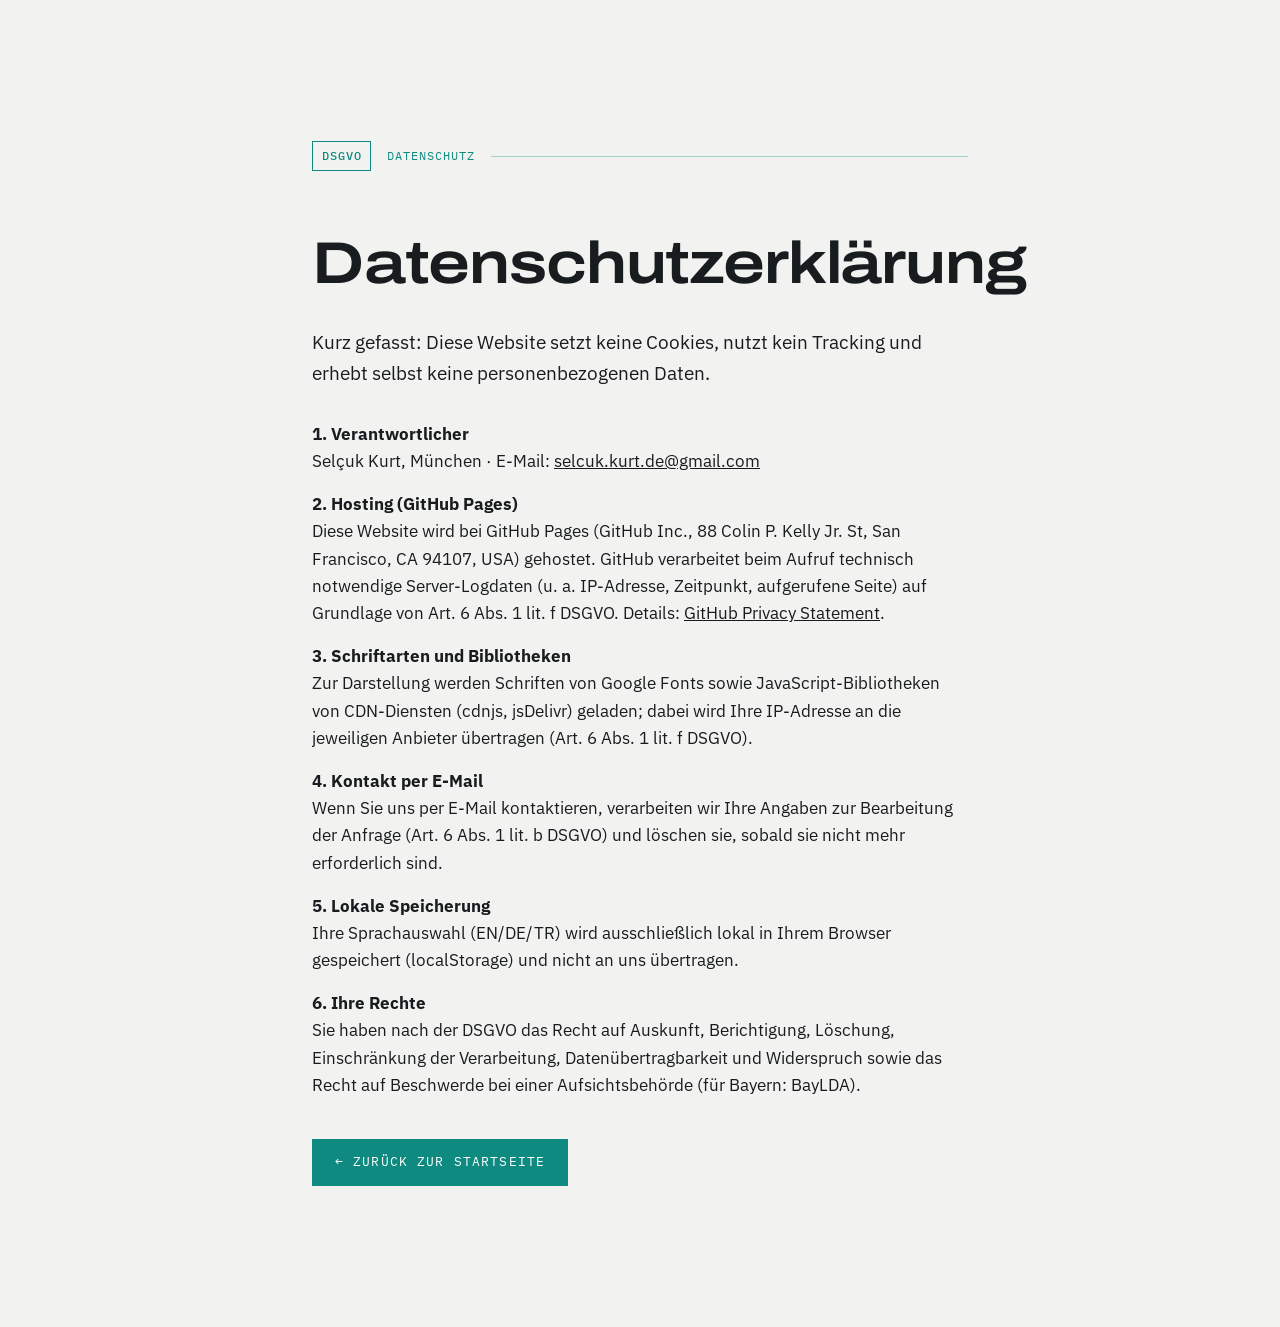
<file: datenschutz.html>
<!DOCTYPE html>
<html lang="de">
<head>
<meta charset="UTF-8">
<meta name="viewport" content="width=device-width, initial-scale=1.0">
<title>Datenschutzerklärung — Turquoise AI</title>
<meta name="robots" content="noindex">
<link href="https://fonts.googleapis.com/css2?family=Archivo:wdth,wght@62..125,100..900&family=IBM+Plex+Mono:wght@400;500&family=IBM+Plex+Sans:wght@400;500;600&display=swap" rel="stylesheet">
<link rel="stylesheet" href="styles.css">
</head>
<body style="background:var(--papier)">
<main class="band band--paper">
  <div class="shell" style="max-width:760px">
    <div class="register">
      <span class="register-glyph mono">DSGVO</span>
      <span class="register-label mono">Datenschutz</span>
      <span class="register-rule"></span>
    </div>
    <h1 class="display h2">Datenschutzerklärung</h1>
    <p class="lede" style="margin-bottom:2rem">Kurz gefasst: Diese Website setzt keine Cookies, nutzt kein Tracking und erhebt selbst keine personenbezogenen Daten.</p>
    <p><strong>1. Verantwortlicher</strong><br>Selçuk Kurt, München · E-Mail: <a href="mailto:selcuk.kurt.de@gmail.com">selcuk.kurt.de@gmail.com</a></p>
    <p style="margin-top:1rem"><strong>2. Hosting (GitHub Pages)</strong><br>Diese Website wird bei GitHub Pages (GitHub Inc., 88 Colin P. Kelly Jr. St, San Francisco, CA 94107, USA) gehostet. GitHub verarbeitet beim Aufruf technisch notwendige Server-Logdaten (u.&nbsp;a. IP-Adresse, Zeitpunkt, aufgerufene Seite) auf Grundlage von Art.&nbsp;6 Abs.&nbsp;1 lit.&nbsp;f DSGVO. Details: <a href="https://docs.github.com/site-policy/privacy-policies/github-privacy-statement">GitHub Privacy Statement</a>.</p>
    <p style="margin-top:1rem"><strong>3. Schriftarten und Bibliotheken</strong><br>Zur Darstellung werden Schriften von Google Fonts sowie JavaScript-Bibliotheken von CDN-Diensten (cdnjs, jsDelivr) geladen; dabei wird Ihre IP-Adresse an die jeweiligen Anbieter übertragen (Art.&nbsp;6 Abs.&nbsp;1 lit.&nbsp;f DSGVO).</p>
    <p style="margin-top:1rem"><strong>4. Kontakt per E-Mail</strong><br>Wenn Sie uns per E-Mail kontaktieren, verarbeiten wir Ihre Angaben zur Bearbeitung der Anfrage (Art.&nbsp;6 Abs.&nbsp;1 lit.&nbsp;b DSGVO) und löschen sie, sobald sie nicht mehr erforderlich sind.</p>
    <p style="margin-top:1rem"><strong>5. Lokale Speicherung</strong><br>Ihre Sprachauswahl (EN/DE/TR) wird ausschließlich lokal in Ihrem Browser gespeichert (localStorage) und nicht an uns übertragen.</p>
    <p style="margin-top:1rem"><strong>6. Ihre Rechte</strong><br>Sie haben nach der DSGVO das Recht auf Auskunft, Berichtigung, Löschung, Einschränkung der Verarbeitung, Datenübertragbarkeit und Widerspruch sowie das Recht auf Beschwerde bei einer Aufsichtsbehörde (für Bayern: BayLDA).</p>
    <p style="margin-top:2.5rem"><a class="btn btn--seal" href="index.html">← Zurück zur Startseite</a></p>
  </div>
</main>
</body>
</html>
</file>
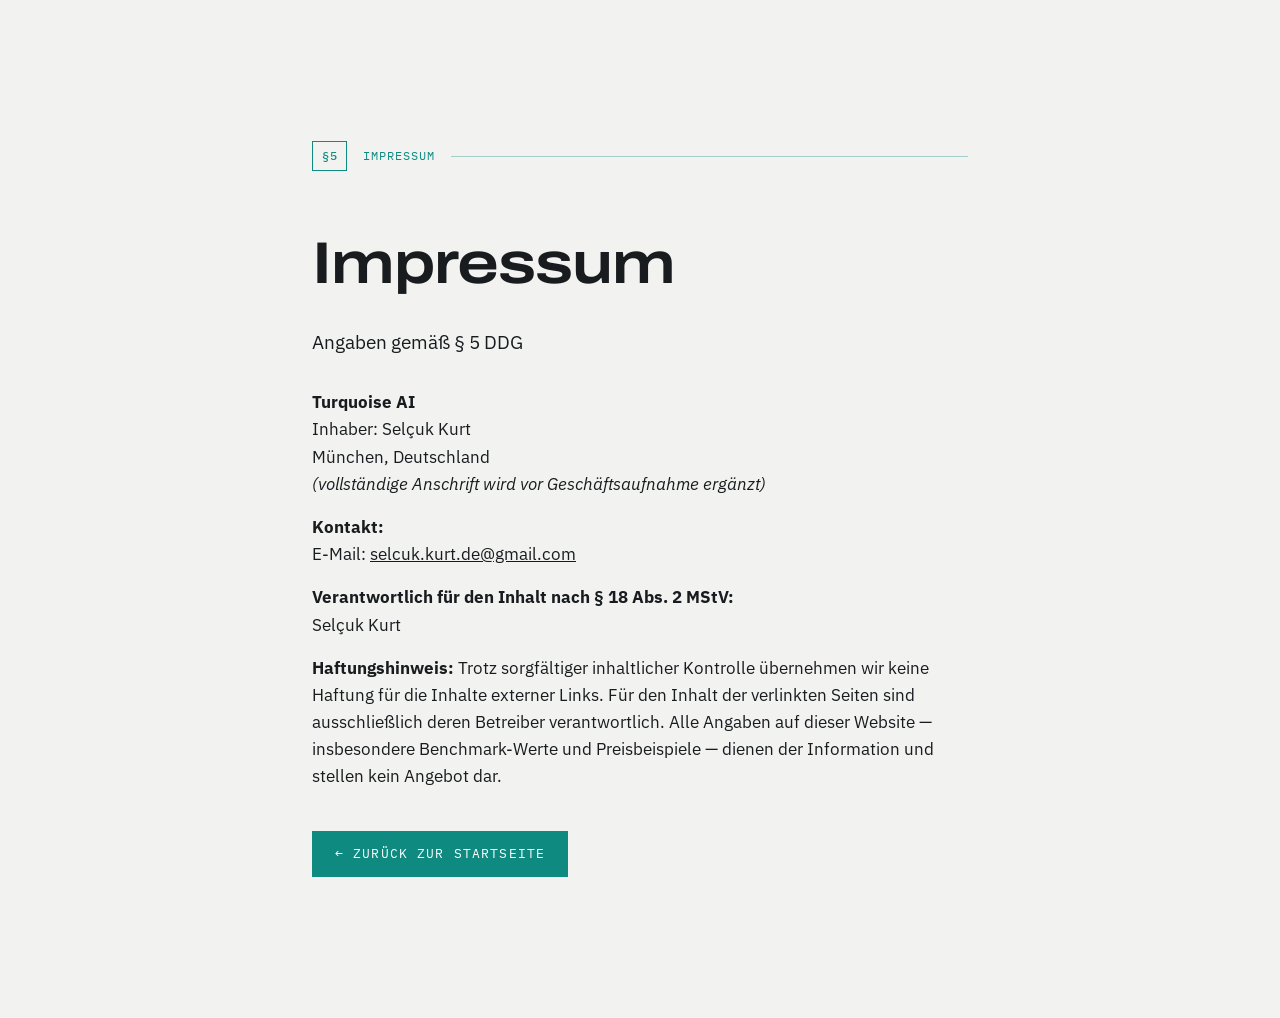
<file: impressum.html>
<!DOCTYPE html>
<html lang="de">
<head>
<meta charset="UTF-8">
<meta name="viewport" content="width=device-width, initial-scale=1.0">
<title>Impressum — Turquoise AI</title>
<meta name="robots" content="noindex">
<link href="https://fonts.googleapis.com/css2?family=Archivo:wdth,wght@62..125,100..900&family=IBM+Plex+Mono:wght@400;500&family=IBM+Plex+Sans:wght@400;500;600&display=swap" rel="stylesheet">
<link rel="stylesheet" href="styles.css">
</head>
<body style="background:var(--papier)">
<main class="band band--paper">
  <div class="shell" style="max-width:760px">
    <div class="register">
      <span class="register-glyph mono">§5</span>
      <span class="register-label mono">Impressum</span>
      <span class="register-rule"></span>
    </div>
    <h1 class="display h2">Impressum</h1>
    <p class="lede" style="margin-bottom:2rem">Angaben gemäß § 5 DDG</p>
    <p><strong>Turquoise AI</strong><br>Inhaber: Selçuk Kurt<br>München, Deutschland<br><em>(vollständige Anschrift wird vor Geschäftsaufnahme ergänzt)</em></p>
    <p style="margin-top:1rem"><strong>Kontakt:</strong><br>E-Mail: <a href="mailto:selcuk.kurt.de@gmail.com">selcuk.kurt.de@gmail.com</a></p>
    <p style="margin-top:1rem"><strong>Verantwortlich für den Inhalt nach § 18 Abs. 2 MStV:</strong><br>Selçuk Kurt</p>
    <p style="margin-top:1rem"><strong>Haftungshinweis:</strong> Trotz sorgfältiger inhaltlicher Kontrolle übernehmen wir keine Haftung für die Inhalte externer Links. Für den Inhalt der verlinkten Seiten sind ausschließlich deren Betreiber verantwortlich. Alle Angaben auf dieser Website — insbesondere Benchmark-Werte und Preisbeispiele — dienen der Information und stellen kein Angebot dar.</p>
    <p style="margin-top:2.5rem"><a class="btn btn--seal" href="index.html">← Zurück zur Startseite</a></p>
  </div>
</main>
</body>
</html>
</file>
<file: styles.css>
/* ============================================================
   TURQUOISE AI — on-premise language systems
   Tokens: graphite server-room dark / cool document paper /
   sealing-wax red boundary (the law) / turquoise data-light (the brand)
   Type: Archivo (display, wide) · IBM Plex Sans · IBM Plex Mono
   ============================================================ */

:root {
  --graphit: #14171C;
  --graphit-tief: #0E1114;
  --stahl: #232932;
  --rauch: #A6B0BD;      /* muted text on dark */
  --rauch-dim: #4A5563;  /* hairlines on dark */
  --papier: #F2F3F1;
  --papier-tief: #E7E9E5;
  --tinte: #191C1F;
  --tinte-soft: #4A4F55;
  --siegel: #0E8A80;      /* deep turquoise — boundary, buttons, accents on paper */
  --siegel-hell: #58D5C9; /* turquoise for lines/text on dark */
  --licht: #A9EFE6;       /* pale mint data-light */

  --font-display: "Archivo", "Helvetica Neue", sans-serif;
  --font-body: "IBM Plex Sans", "Helvetica Neue", sans-serif;
  --font-mono: "IBM Plex Mono", "SFMono-Regular", monospace;

  --frame-inset: 20px;
  --shell-max: 1280px;
}

/* ---------- reset ---------- */
*, *::before, *::after { box-sizing: border-box; margin: 0; padding: 0; }
html { scroll-behavior: smooth; }
body {
  font-family: var(--font-body);
  font-size: 1.0625rem;
  line-height: 1.6;
  color: var(--tinte);
  background: var(--graphit);
  -webkit-font-smoothing: antialiased;
}
img, svg, canvas { display: block; max-width: 100%; }
a { color: inherit; }
ul, ol { list-style: none; }

:focus-visible {
  outline: 2px solid var(--siegel);
  outline-offset: 3px;
}
.band--dark :focus-visible, .hero :focus-visible, .footer :focus-visible {
  outline-color: var(--siegel-hell);
}

.skip-link {
  position: absolute;
  top: -48px; left: var(--frame-inset);
  z-index: 60;
  background: var(--siegel); color: var(--papier);
  font-family: var(--font-mono); font-size: 0.8rem;
  padding: 0.6em 1em;
  text-decoration: none;
  transition: top 0.2s;
}
.skip-link:focus { top: var(--frame-inset); }

/* ---------- type utilities ---------- */
.display {
  font-family: var(--font-display);
  font-variation-settings: "wdth" 120;
  font-weight: 640;
  letter-spacing: -0.02em;
  line-height: 0.98;
}
.mono {
  font-family: var(--font-mono);
  font-size: 0.78rem;
  font-weight: 400;
  letter-spacing: 0.08em;
  text-transform: uppercase;
}
.h2 {
  font-size: clamp(2.2rem, 4.6vw, 4rem);
  margin-bottom: 0.55em;
  text-wrap: balance;
}
.lede {
  font-size: clamp(1.05rem, 1.5vw, 1.25rem);
  line-height: 1.65;
  max-width: 56ch;
}
.lede--narrow { max-width: 46ch; }
.lede strong { font-weight: 600; }

/* ---------- reveal states (JS removes) ---------- */
.js [data-reveal] { opacity: 0; transform: translateY(26px); }
.js .line { display: block; overflow: hidden; }
.js .line-inner { display: inline-block; transform: translateY(115%); }
.static [data-reveal],
html:not(.js) [data-reveal] { opacity: 1 !important; transform: none !important; }
.static .line-inner,
html:not(.js) .line-inner { transform: none !important; }

/* ============================================================
   HERO
   ============================================================ */
.hero {
  position: relative;
  min-height: 100svh;
  display: flex;
  flex-direction: column;
  justify-content: flex-end;
  overflow: hidden;
  background:
    radial-gradient(120% 90% at 70% 20%, #1A1F27 0%, var(--graphit) 55%, var(--graphit-tief) 100%);
  color: var(--papier);
}
/* rack-rail perforation motif */
.hero::before {
  content: "";
  position: absolute; inset: 0;
  background-image: radial-gradient(rgba(88, 213, 201, 0.07) 1px, transparent 1.5px);
  background-size: 30px 30px;
  pointer-events: none;
}
.hero-canvas {
  position: absolute; inset: 0;
  width: 100%; height: 100%;
}

/* the legal perimeter */
.hero-frame {
  position: absolute;
  inset: var(--frame-inset);
  border: 1px solid var(--siegel-hell);
  pointer-events: none;
  z-index: 5;
}
.frame-corner {
  position: absolute;
  width: 14px; height: 14px;
  border: 2px solid var(--siegel-hell);
}
.frame-corner--tl { top: -2px; left: -2px; border-right: 0; border-bottom: 0; }
.frame-corner--tr { top: -2px; right: -2px; border-left: 0; border-bottom: 0; }
.frame-corner--bl { bottom: -2px; left: -2px; border-right: 0; border-top: 0; }
.frame-corner--br { bottom: -2px; right: -2px; border-left: 0; border-top: 0; }
.frame-impacts { position: absolute; inset: 0; overflow: visible; }
.impact {
  position: absolute;
  width: 10px; height: 10px;
  margin: -5px 0 0 -5px;
  border-radius: 50%;
  background: radial-gradient(circle, rgba(88, 213, 201, 0.95) 0%, rgba(88, 213, 201, 0) 70%);
  opacity: 0;
}

.nav {
  position: absolute;
  top: calc(var(--frame-inset) + 14px);
  left: calc(var(--frame-inset) + 22px);
  right: calc(var(--frame-inset) + 22px);
  z-index: 10;
  display: flex;
  justify-content: space-between;
  align-items: center;
  gap: 1rem;
}
.wordmark {
  font-family: var(--font-display);
  font-variation-settings: "wdth" 125;
  font-weight: 700;
  font-size: 1.3rem;
  letter-spacing: 0.04em;
  text-decoration: none;
  display: flex;
  align-items: baseline;
  gap: 0.9em;
}
.wordmark-ai {
  color: var(--licht);
  margin-left: -0.55em;
}
.wordmark-sub {
  font-family: var(--font-mono);
  font-variation-settings: normal;
  font-weight: 400;
  font-size: 0.68rem;
  letter-spacing: 0.1em;
  text-transform: uppercase;
  color: var(--rauch);
}

.hero-inner {
  position: relative;
  z-index: 6;
  margin-top: clamp(120px, 16vh, 180px); /* never slide up under the nav */
  padding: 0 calc(var(--frame-inset) + 22px) calc(var(--frame-inset) + 84px);
  max-width: 1100px;
}
.hero-eyebrow {
  color: var(--siegel-hell);
  margin-bottom: 1.4rem;
}
.hero-title {
  font-size: min(clamp(2.2rem, 7vw, 6.2rem), 15vh); /* cap by height on short viewports */
  margin-bottom: 1.6rem;
}
.title-dot { color: var(--siegel-hell); }
.hero-sub {
  font-size: clamp(1rem, 1.5vw, 1.2rem);
  color: var(--rauch);
  max-width: 62ch;
  margin-bottom: 2.2rem;
}
.hero-ctas { display: flex; flex-wrap: wrap; gap: 0.9rem; }

/* buttons */
.btn {
  display: inline-block;
  font-family: var(--font-mono);
  font-size: 0.8rem;
  letter-spacing: 0.09em;
  text-transform: uppercase;
  text-decoration: none;
  padding: 0.95em 1.7em;
  border: 1px solid transparent;
  transition: background-color 0.25s, color 0.25s, border-color 0.25s;
}
.btn--seal {
  background: var(--siegel);
  color: #FFF;
}
.btn--seal:hover { background: #0B6B63; }
.btn--ghost {
  border-color: var(--rauch-dim);
  color: var(--papier);
}
.btn--ghost:hover { border-color: var(--papier); }
.btn--frame {
  border-color: var(--siegel-hell);
  color: var(--papier);
  padding: 0.7em 1.3em;
}
.btn--frame:hover { background: var(--siegel); border-color: var(--siegel); color: #FFF; }

/* fact tabs sitting on the frame line */
.hero-tabs {
  position: absolute;
  bottom: var(--frame-inset);
  left: calc(var(--frame-inset) + 22px);
  z-index: 7;
  display: flex;
  transform: translateY(50%);
  color: var(--licht);
}
.hero-tabs li {
  background: var(--graphit-tief);
  border: 1px solid var(--siegel-hell);
  padding: 0.55em 1.1em;
}
.hero-tabs li + li { border-left: 0; }

/* ============================================================
   BANDS / SHELL / REGISTER
   ============================================================ */
.band { padding: clamp(88px, 11vw, 150px) 0; }
.band--paper { background: var(--papier); color: var(--tinte); }
.band--ruled { border-top: 1px solid var(--papier-tief); padding-top: clamp(72px, 9vw, 120px); }
.band--dark { background: var(--graphit); color: var(--papier); }
.band--hairline { border-top: 1px solid var(--rauch-dim); padding-top: clamp(72px, 9vw, 120px); }
.band--dark .lede { color: var(--rauch); }

.shell {
  max-width: var(--shell-max);
  margin-inline: auto;
  padding-inline: clamp(20px, 4.5vw, 52px);
}

.register {
  display: flex;
  align-items: center;
  gap: 1rem;
  margin-bottom: clamp(2.6rem, 5vw, 4.2rem);
  color: var(--siegel);
}
.register--dark { color: var(--siegel-hell); }
.register-glyph {
  font-weight: 500;
  border: 1px solid currentColor;
  padding: 0.35em 0.7em;
}
.register-label { color: inherit; }
.register-rule {
  flex: 1;
  height: 1px;
  background: currentColor;
  opacity: 0.35;
}

/* ============================================================
   MANDATE
   ============================================================ */
.split {
  display: grid;
  grid-template-columns: minmax(0, 1.8fr) minmax(240px, 1fr);
  gap: clamp(2rem, 5vw, 5rem);
  align-items: end;
  margin-bottom: clamp(3rem, 6vw, 5rem);
}
.math-note {
  border-top: 3px solid var(--siegel);
  background: var(--papier-tief);
  padding: 1.3rem 1.4rem 1.5rem;
  text-transform: none;
  letter-spacing: 0.02em;
  font-size: 0.85rem;
  line-height: 1.65;
  color: var(--tinte-soft);
}
.math-note-tag {
  display: inline-block;
  text-transform: uppercase;
  letter-spacing: 0.1em;
  font-size: 0.72rem;
  color: var(--siegel);
  margin-bottom: 0.7em;
}

.law-grid {
  display: grid;
  grid-template-columns: repeat(3, 1fr);
  gap: 1px;
  background: var(--tinte);
  border: 1px solid var(--tinte);
}
.law-card {
  background: var(--papier);
  padding: clamp(1.6rem, 3vw, 2.4rem);
  position: relative;
}
.law-mark {
  display: block;
  font-size: clamp(2.6rem, 4.5vw, 3.8rem);
  color: var(--siegel);
  margin-bottom: 1.2rem;
}
.law-card h3 {
  font-family: var(--font-mono);
  font-size: 0.82rem;
  font-weight: 500;
  letter-spacing: 0.08em;
  text-transform: uppercase;
  margin-bottom: 0.8rem;
}
.law-card p { font-size: 0.98rem; color: var(--tinte-soft); }

/* ============================================================
   THE FINE PRINT
   ============================================================ */
.clause-grid {
  margin-top: clamp(2.6rem, 5vw, 4rem);
  display: grid;
  grid-template-columns: repeat(3, 1fr);
  gap: 1.2rem;
}
.clause {
  border: 1px solid var(--rauch-dim);
  background: var(--graphit-tief);
  padding: 1.5rem 1.5rem 1.7rem;
  display: flex;
  flex-direction: column;
  gap: 0.6rem;
  transition: border-color 0.25s, transform 0.25s;
}
.clause:hover { border-color: var(--siegel-hell); transform: translateY(-3px); }
.clause-head {
  display: flex;
  justify-content: space-between;
  color: var(--siegel-hell);
  border-bottom: 1px dashed var(--rauch-dim);
  padding-bottom: 0.7rem;
  margin-bottom: 0.4rem;
}
.clause h3 { font-size: 1.15rem; font-weight: 600; color: var(--papier); }
.clause p { font-size: 0.95rem; color: var(--rauch); }

.manifesto {
  margin-top: clamp(2.8rem, 6vw, 4.6rem);
  border-left: 3px solid var(--siegel);
  padding-left: clamp(1.2rem, 3vw, 2.4rem);
}
.manifesto-kicker {
  display: block;
  color: var(--siegel-hell);
  margin-bottom: 0.9rem;
}
.manifesto .display {
  font-size: clamp(1.7rem, 3.6vw, 3.1rem);
  color: var(--papier);
  max-width: 22ch;
  text-wrap: balance;
}

/* ============================================================
   THE WORK
   ============================================================ */
.task-grid {
  margin-top: clamp(2.6rem, 5vw, 4rem);
  display: grid;
  grid-template-columns: repeat(3, 1fr);
  gap: 1.2rem;
}
.task-card {
  border: 1px solid var(--papier-tief);
  background: #FCFCFB;
  padding: 1.5rem 1.5rem 1.7rem;
  display: flex;
  flex-direction: column;
  gap: 0.6rem;
  transition: border-color 0.25s, transform 0.25s;
}
.task-card:hover { border-color: var(--siegel); transform: translateY(-3px); }
.task-head {
  display: flex;
  justify-content: space-between;
  color: var(--siegel);
  border-bottom: 1px dashed var(--papier-tief);
  padding-bottom: 0.7rem;
  margin-bottom: 0.4rem;
}
.task-card h3 { font-size: 1.15rem; font-weight: 600; }
.task-card p { font-size: 0.95rem; color: var(--tinte-soft); }
.task-card--note { background: var(--tinte); border-color: var(--tinte); color: var(--papier); }
.task-card--note .task-head { color: var(--siegel-hell); border-bottom-color: var(--rauch-dim); }
.task-card--note p { color: var(--rauch); }

/* ============================================================
   NIGHT SHIFT
   ============================================================ */
.night {
  margin-top: clamp(2.6rem, 5vw, 4rem);
  border: 1px solid var(--rauch-dim);
  padding: clamp(1.4rem, 3vw, 2.4rem);
  background: var(--graphit-tief);
}
.night-head {
  display: flex;
  justify-content: space-between;
  align-items: flex-end;
  gap: 1rem;
  margin-bottom: 1.6rem;
}
.night-count-num {
  font-size: clamp(3rem, 7vw, 5.4rem);
  color: var(--licht);
  display: block;
}
.night-count-label { color: var(--rauch); }
.night-clock {
  font-size: clamp(1.2rem, 2.4vw, 1.8rem);
  color: var(--siegel-hell);
  font-weight: 500;
}
.night-track {
  position: relative;
  height: 10px;
  background: var(--stahl);
  margin-bottom: 2.6rem;
}
.night-fill {
  position: absolute;
  inset: 0 auto 0 0;
  width: 0%;
  background: linear-gradient(90deg, var(--siegel) 0%, var(--siegel-hell) 100%);
}
.night-ticks {
  position: absolute;
  top: 100%;
  left: 0; right: 0;
  display: flex;
  justify-content: space-between;
  padding-top: 0.5rem;
  color: var(--rauch);
  font-size: 0.68rem;
}
.terminal {
  background: #0A0C0F;
  border: 1px solid var(--rauch-dim);
  padding: 1rem 1.2rem;
  min-height: 9.5em;
  font-size: 0.78rem;
  line-height: 1.9;
  text-transform: none;
  letter-spacing: 0.03em;
  color: var(--licht);
  overflow: hidden;
  margin-bottom: 1.8rem;
}
.terminal .t-ok { color: #5FB0A7; }
.terminal .t-route { color: var(--siegel-hell); }
.night-stats {
  display: flex;
  flex-wrap: wrap;
  gap: 0.8rem 2.4rem;
  color: var(--rauch);
}
.night-stats strong {
  color: var(--papier);
  font-weight: 500;
  margin-right: 0.4em;
}

/* ============================================================
   THE SYSTEM
   ============================================================ */
.system-grid {
  margin-top: clamp(2.6rem, 5vw, 4rem);
  display: grid;
  grid-template-columns: minmax(240px, 320px) minmax(0, 1fr);
  gap: clamp(2rem, 5vw, 4.5rem);
  align-items: start;
}
.rack { position: sticky; top: 2rem; }
.rack svg { width: 100%; height: auto; }
.rack-label {
  font-family: var(--font-mono);
  font-size: 9px;
  letter-spacing: 0.08em;
  fill: var(--rauch);
}
.rack-u {
  font-family: var(--font-mono);
  font-size: 7px;
  fill: var(--rauch-dim);
}
.led { fill: var(--licht); }
.led--red { fill: var(--siegel-hell); }
@keyframes led-blink { 0%, 78% { opacity: 1; } 82%, 92% { opacity: 0.15; } 96%, 100% { opacity: 1; } }
.hero-canvas ~ * .led { animation: none; }
.rack figcaption {
  margin-top: 1rem;
  color: var(--rauch);
  text-transform: none;
  letter-spacing: 0.04em;
  font-size: 0.75rem;
}

.tiers { display: flex; flex-direction: column; gap: 1.1rem; }
.tier {
  border: 1px solid var(--rauch-dim);
  padding: 1.4rem 1.6rem 1.6rem;
  position: relative;
}
.tier--marked { border-color: var(--siegel-hell); border-top-width: 3px; }
.tier-tag {
  position: absolute;
  top: 0; right: 1.2rem;
  transform: translateY(-50%);
  background: var(--siegel);
  color: #FFF;
  padding: 0.3em 0.8em;
  font-size: 0.68rem;
}
.tier-head {
  display: flex;
  align-items: baseline;
  gap: 1rem;
  margin-bottom: 0.7rem;
  flex-wrap: wrap;
}
.tier-id { color: var(--siegel-hell); }
.tier-head h3 { font-size: 1.2rem; font-weight: 600; }
.tier-price {
  margin-left: auto;
  font-size: 1.3rem;
  color: var(--licht);
}
.tier p { color: var(--rauch); font-size: 0.97rem; }

/* ============================================================
   THE MODELS (benchmark datasheet on paper)
   ============================================================ */
.bench {
  margin-top: clamp(2.6rem, 5vw, 4rem);
  border: 1px solid var(--tinte);
  background: #FCFCFB;
  padding: clamp(1.4rem, 3vw, 2.2rem);
}
.bench-head {
  display: flex;
  justify-content: space-between;
  gap: 1rem;
  color: var(--siegel);
  border-bottom: 1px dashed var(--papier-tief);
  padding-bottom: 0.9rem;
  margin-bottom: 1.3rem;
}
.bench-row {
  display: grid;
  grid-template-columns: minmax(150px, 220px) minmax(0, 1fr) 44px;
  align-items: center;
  gap: 1rem;
  padding-block: 0.55rem;
}
.bench-name { color: var(--tinte-soft); }
.bench-bar {
  display: block;
  height: 12px;
  background: var(--papier-tief);
  position: relative;
  overflow: hidden;
}
.bench-fill {
  display: block;
  height: 100%;
  background: var(--tinte-soft);
}
.bench-val { text-align: right; color: var(--tinte-soft); }
.bench-row--open .bench-fill { background: var(--siegel); }
.bench-row--open .bench-name,
.bench-row--open .bench-val { color: var(--siegel); font-weight: 500; }
.bench-note {
  margin-top: 1.3rem;
  font-size: 0.88rem;
  color: var(--tinte-soft);
  max-width: 72ch;
}

.model-grid {
  margin-top: 1.2rem;
  display: grid;
  grid-template-columns: repeat(3, 1fr);
  gap: 1.2rem;
}
.model-card {
  border: 1px solid var(--papier-tief);
  background: #FCFCFB;
  padding: 1.5rem 1.5rem 1.6rem;
  display: flex;
  flex-direction: column;
  gap: 0.7rem;
  transition: border-color 0.25s, transform 0.25s;
}
.model-card:hover { border-color: var(--siegel); transform: translateY(-3px); }
.model-head {
  display: flex;
  justify-content: space-between;
  gap: 0.6rem;
  color: var(--siegel);
  border-bottom: 1px dashed var(--papier-tief);
  padding-bottom: 0.7rem;
}
.model-stat-num {
  display: block;
  font-size: clamp(1.9rem, 3vw, 2.6rem);
  color: var(--tinte);
}
.model-stat-label { color: var(--tinte-soft); }
.model-role { font-size: 0.95rem; color: var(--tinte-soft); }
.model-meta {
  display: flex;
  justify-content: space-between;
  gap: 0.6rem;
  color: var(--tinte-soft);
  border-top: 1px dashed var(--papier-tief);
  padding-top: 0.8rem;
  margin-top: auto;
}

.provenance {
  margin-top: clamp(2rem, 4vw, 3rem);
  border-top: 3px solid var(--siegel);
  background: var(--papier-tief);
  padding: 1.4rem 1.6rem 1.6rem;
}
.provenance p {
  font-size: 0.95rem;
  color: var(--tinte-soft);
  max-width: 84ch;
}
.provenance p + p { margin-top: 0.8em; }

/* ============================================================
   PROCESS
   ============================================================ */
.steps {
  margin-top: clamp(2.6rem, 5vw, 4rem);
  display: grid;
  grid-template-columns: repeat(4, 1fr);
  border-top: 1px solid var(--tinte);
}
.step {
  padding: 1.8rem 1.6rem 0 0;
  border-right: 1px solid var(--papier-tief);
}
.step:last-child { border-right: 0; }
.step-num {
  display: block;
  font-size: clamp(2.2rem, 3.6vw, 3.2rem);
  color: var(--siegel);
  margin-bottom: 1rem;
}
.step h3 { font-size: 1.15rem; font-weight: 600; margin-bottom: 0.6rem; }
.step p { font-size: 0.95rem; color: var(--tinte-soft); }

/* ============================================================
   CTA + FOOTER
   ============================================================ */
.cta { background: var(--graphit-tief); }
.cta-shell {
  display: grid;
  grid-template-columns: minmax(0, 1.6fr) minmax(200px, 0.7fr);
  gap: clamp(2rem, 6vw, 6rem);
  align-items: center;
}
.cta .lede { margin-bottom: 2rem; }
.seal-wrap { display: flex; justify-content: center; }
.seal { width: min(220px, 100%); }
.seal-text text {
  font-family: var(--font-mono);
  font-size: 11.5px;
  letter-spacing: 0.22em;
  fill: var(--siegel-hell);
}
.seal-center {
  font-family: var(--font-display);
  font-weight: 640;
  font-size: 34px;
  fill: var(--papier);
  text-anchor: middle;
}
@keyframes seal-spin { to { transform: rotate(360deg); } }
.seal-text {
  transform-origin: 100px 100px;
  animation: seal-spin 36s linear infinite;
}

.footer {
  background: var(--graphit-tief);
  color: var(--rauch);
  border-top: 1px solid var(--rauch-dim);
  padding: 1.6rem 0;
}
.footer-shell {
  display: flex;
  justify-content: space-between;
  flex-wrap: wrap;
  gap: 0.8rem 2rem;
}
.footer-links { display: flex; gap: 1.8rem; }
.footer-links a { text-decoration: none; }
.footer-links a:hover { color: var(--papier); }

/* ============================================================
   NAV LINKS / LANGUAGE / TICKER
   ============================================================ */
.nav-links {
  display: flex;
  gap: 1.5rem;
  flex-wrap: wrap;
}
.nav-links a {
  font-family: var(--font-mono);
  font-size: 0.7rem;
  letter-spacing: 0.09em;
  text-transform: uppercase;
  text-decoration: none;
  color: var(--rauch);
}
.nav-links a:hover { color: var(--papier); }
.nav-right { display: flex; align-items: center; gap: 1rem; }
.lang { display: flex; }
.lang button {
  font-family: var(--font-mono);
  font-size: 0.7rem;
  letter-spacing: 0.08em;
  background: transparent;
  color: var(--rauch);
  border: 1px solid var(--rauch-dim);
  padding: 0.45em 0.7em;
  cursor: pointer;
}
.lang button + button { border-left: 0; }
.lang button:hover { color: var(--papier); }
.lang button.is-active {
  color: var(--graphit-tief);
  background: var(--siegel-hell);
  border-color: var(--siegel-hell);
}

.ticker {
  overflow: hidden;
  background: var(--graphit-tief);
  border-block: 1px solid var(--rauch-dim);
  padding: 1.5rem 0;
}
.ticker-track {
  display: flex;
  gap: 3.5rem;
  width: max-content;
  animation: tick 55s linear infinite;
}
.ticker-track span {
  font-family: var(--font-display);
  font-variation-settings: "wdth" 118;
  font-weight: 620;
  font-size: clamp(1.3rem, 2.4vw, 2rem);
  color: var(--papier);
  white-space: nowrap;
}
.ticker-track .tick-sep { color: var(--siegel-hell); }
@keyframes tick { to { transform: translateX(-50%); } }
.static .ticker-track { animation: none; }

/* ============================================================
   RESPONSIVE
   ============================================================ */
@media (max-width: 1180px) {
  .nav-links { display: none; }
}
@media (max-width: 960px) {
  .law-grid { grid-template-columns: 1fr; }
  .task-grid { grid-template-columns: repeat(2, 1fr); }
  .clause-grid { grid-template-columns: repeat(2, 1fr); }
  .model-grid { grid-template-columns: repeat(2, 1fr); }
  .steps { grid-template-columns: repeat(2, 1fr); }
  .step { padding-bottom: 1.6rem; }
  .step:nth-child(2n) { border-right: 0; }
  .step:nth-child(-n+2) { border-bottom: 1px solid var(--papier-tief); }
  .system-grid { grid-template-columns: 1fr; }
  .rack { position: static; max-width: 320px; }
  .split { grid-template-columns: 1fr; align-items: start; }
  .cta-shell { grid-template-columns: 1fr; }
  .seal-wrap { justify-content: flex-start; }
}

@media (max-width: 640px) {
  :root { --frame-inset: 12px; }
  .wordmark-sub { display: none; }
  .btn--frame { display: none; }
  .hero-inner { padding-bottom: calc(var(--frame-inset) + 24px); }
  .hero-tabs {
    position: static;
    transform: none;
    flex-direction: column;
    margin: 0 calc(var(--frame-inset) + 22px) calc(var(--frame-inset) + 22px);
    align-self: flex-start;
  }
  .hero-tabs li + li { border-left: 1px solid var(--siegel-hell); border-top: 0; }
  .task-grid { grid-template-columns: 1fr; }
  .clause-grid { grid-template-columns: 1fr; }
  .model-grid { grid-template-columns: 1fr; }
  .bench-row { grid-template-columns: 1fr; gap: 0.3rem; padding-block: 0.7rem; }
  .bench-val { text-align: left; }
  .steps { grid-template-columns: 1fr; border-top: 0; }
  .step { border-right: 0 !important; border-top: 1px solid var(--papier-tief); padding-right: 0; }
  .night-head { flex-direction: column; align-items: flex-start; }
  .night-ticks li:nth-child(even) { display: none; }
  .footer-shell { flex-direction: column; }
}

/* ============================================================
   REDUCED MOTION
   ============================================================ */
@media (prefers-reduced-motion: reduce) {
  html { scroll-behavior: auto; }
  .seal-text { animation: none; }
  .ticker-track { animation: none; flex-wrap: wrap; }
  .led { animation: none !important; }
  .js [data-reveal] { opacity: 1; transform: none; }
  .js .line-inner { transform: none; }
}
</file>
